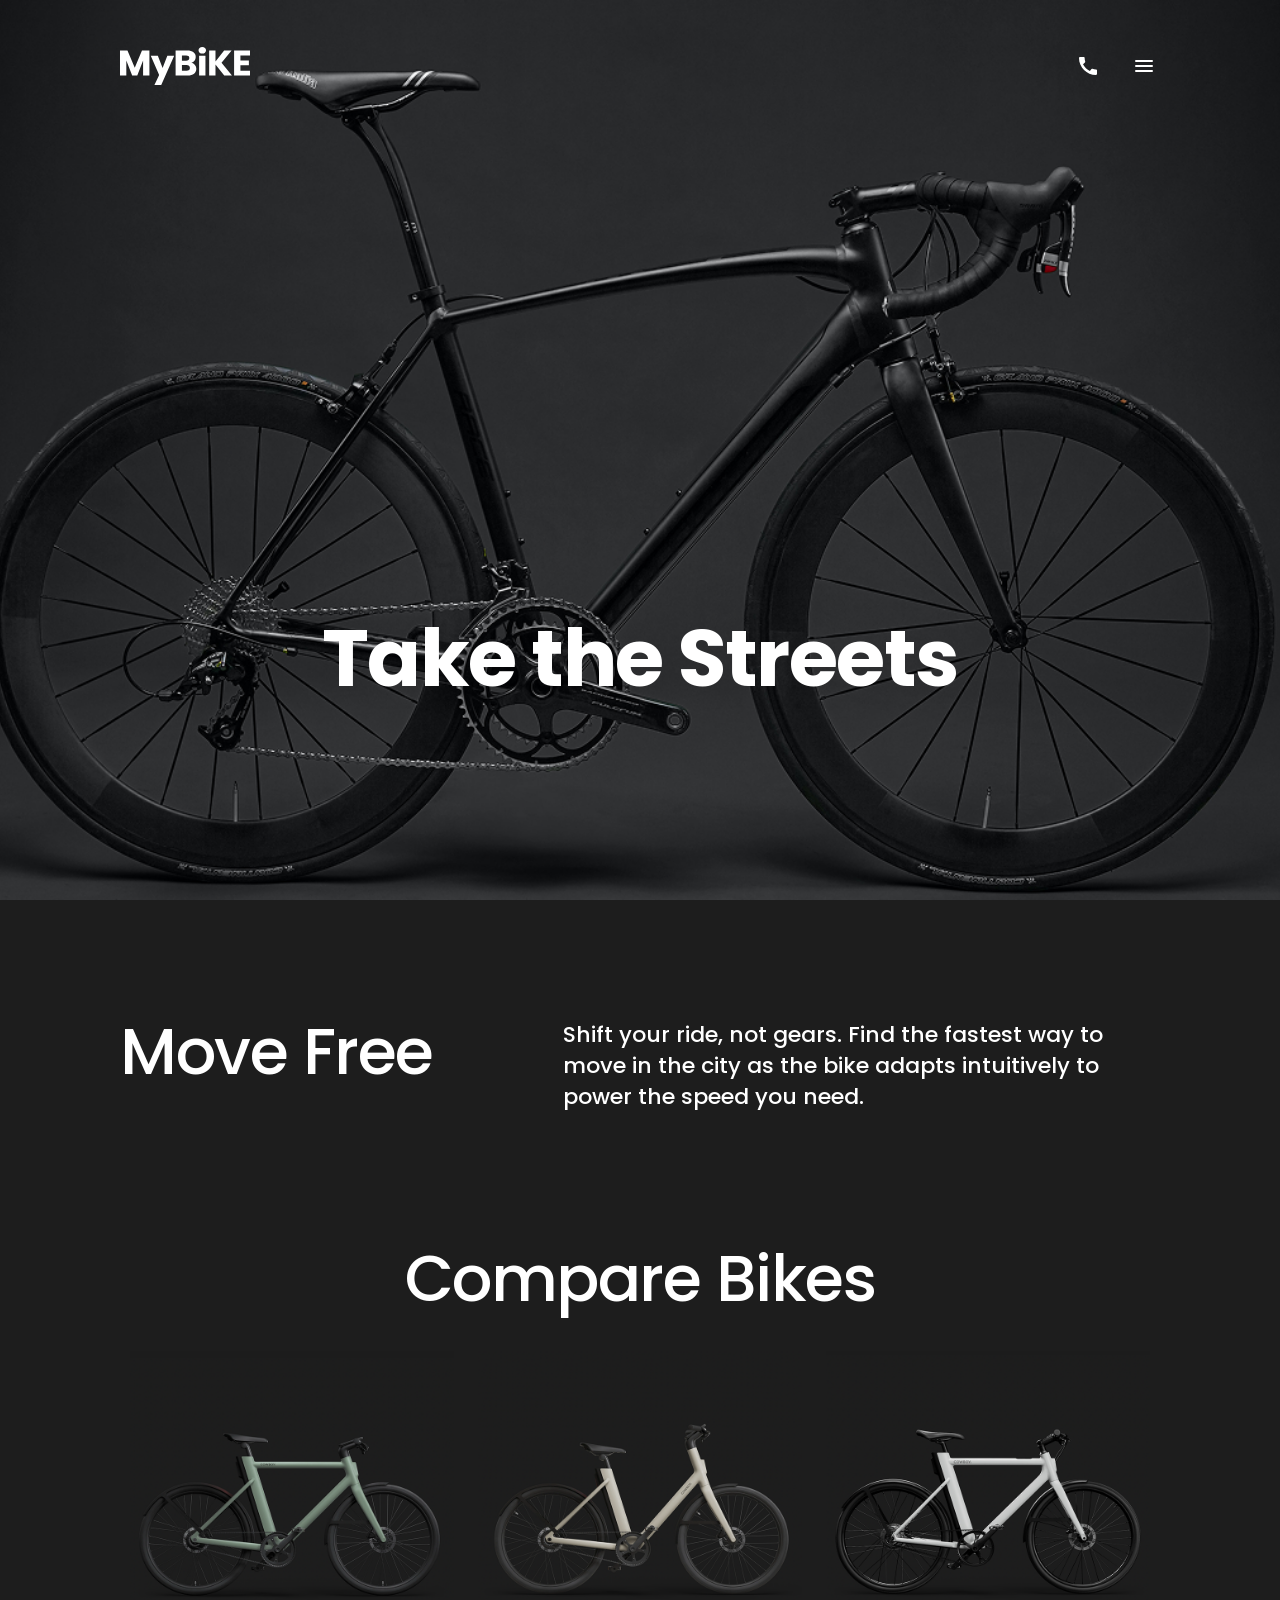
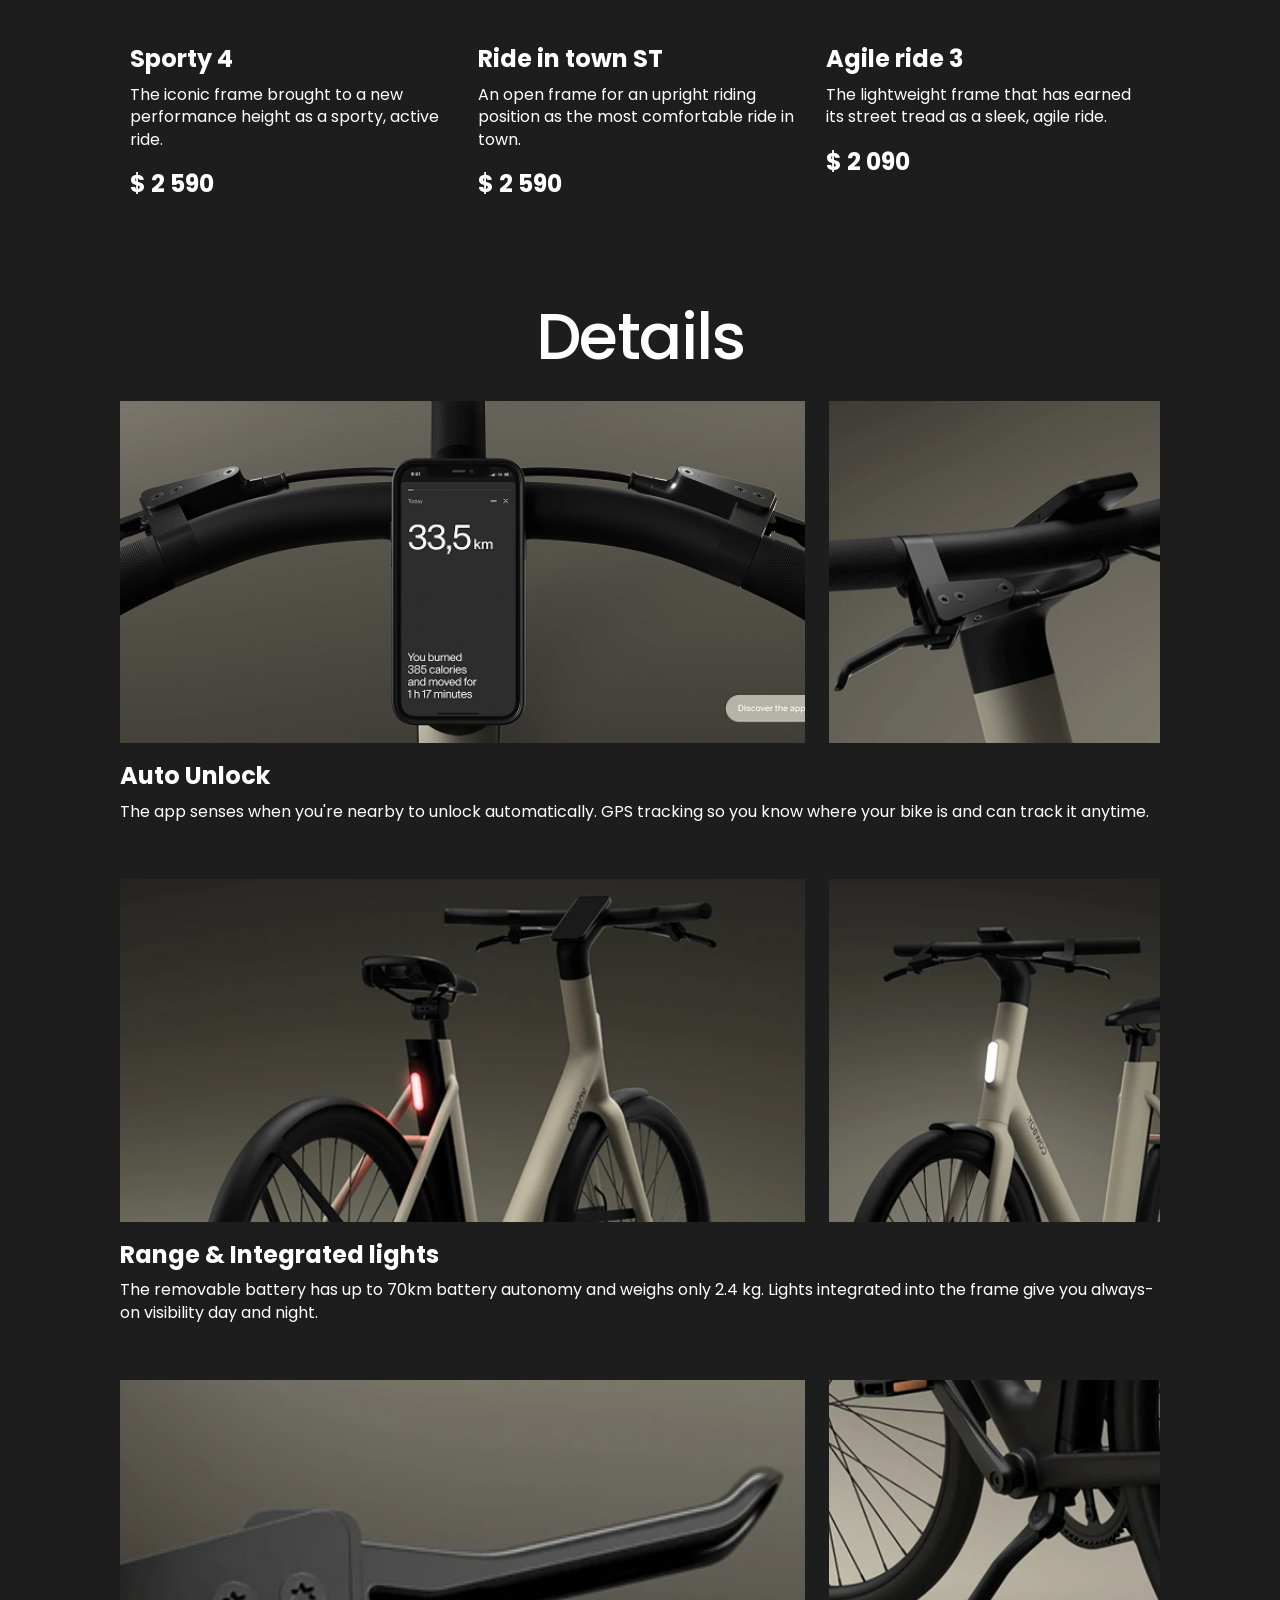
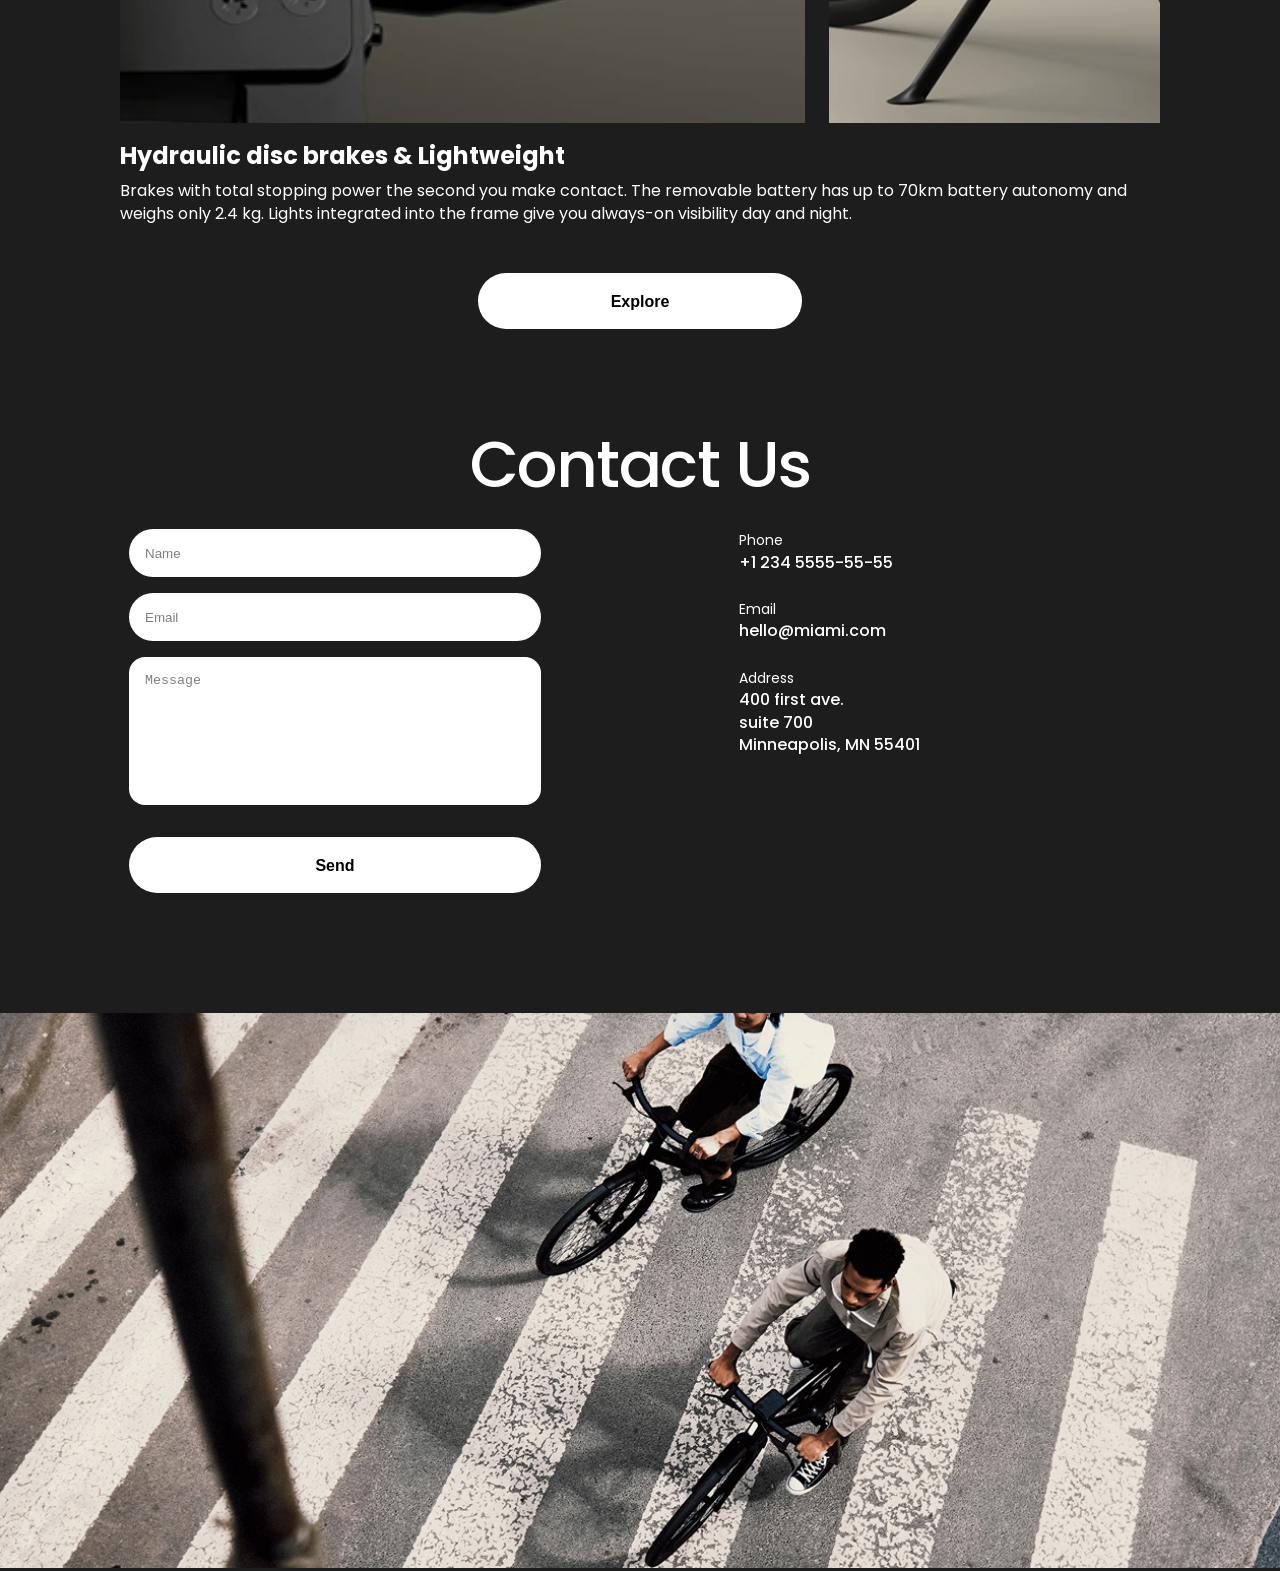
<file: index.html>
<!doctype html><html lang="en" class="page"><head><meta charset="utf-8"><meta name="viewport" content="width=device-width, initial-scale=1.0"><title>MyBike</title><link rel="preconnect" href="https://fonts.googleapis.com"><link rel="preconnect" href="https://fonts.gstatic.com" crossorigin><link href="https://fonts.googleapis.com/css2?family=Poppins:wght@400;500;600;700&display=swap" rel="stylesheet"><link rel="icon" href="favicon.6783d5f9.png" type="image/png"><link rel="stylesheet" href="index.f707a15b.css"><script src="index.cabb280d.js" defer></script></head><body class="page_body"> <header class="header"> <div class="header__content"> <div class="top-bar"> <a href="#" class="logo logo--white"></a> <div class="top-bar__icons"> <a class="top-bar__extra-phone">+1 234 555-55-55</a> <a href="tel:+12345555555" class="icon icon--phone"></a> <a href="#menu" class="icon icon--menu"></a> </div> </div> <div class="header__bottom"></div> </div> <h1 class="header__title">Take the Streets</h1> </header> <aside class="menu page__menu" id="menu"> <div class="top-bar"> <a href="#" class="logo logo--black"></a> <div class="top-bar__icons"> <a href="#" class="icon icon--close"></a> </div> </div> <div class="menu__content"> <nav class="menu__nav nav"> <ul class="nav__list"> <li class="nav__item"> <a class="nav__link" href="#"> Home </a> </li> <li class="nav__item"> <a class="nav__link" href="#about-us"> About Us </a> </li> <li class="nav__item"> <a class="nav__link" href="#compare-bikes"> Compare Bikes </a> </li> <li class="nav__item"> <a class="nav__link" href="#details"> Details </a> </li> <li class="nav__item"> <a class="nav__link" href="#contacts"> Contacts </a> </li> </ul> </nav> <div class="menu__numbers"> <a href="tel:+1 234 5555-55-55" class="menu__phone-number"> +1 234 5555-55-55 </a> <a href="tel:+1 234 5555-55-55" class="menu__book-a-test-ride"> Book a test ride </a> </div> </div> </aside> <main class="main"> <section class="about-us" id="about-us"> <div class="about-us__content"> <h2 class="about-us__title title-section title-section--align--left"> Move Free </h2> <p class="about-us__description"> Shift your ride, not gears. Find the fastest way to move in the city as the bike adapts intuitively to power the speed you need. </p> </div> </section> <section class="compare-bikes" id="compare-bikes"> <h2 class="title-section">Compare Bikes</h2> <div class="bikes"> <article class="bike"> <a href="#" class="bike__image-link"> <img src="bike-1.4031af15.png" alt="Sporty 4" class="bike__photo"> </a> <h3 class="bike__title">Sporty 4</h3> <p class="bike__description"> The iconic frame brought to a new performance height as a sporty, active ride. </p> <p class="bike__price">$ 2 590</p> </article> <article class="bike"> <a href="#" class="bike__image-link"> <img src="bike-2.4ba7b7c3.png" alt="Ride in town ST" class="bike__photo"> </a> <h3 class="bike__title">Ride in town ST</h3> <p class="bike__description"> An open frame for an upright riding position as the most comfortable ride in town. </p> <p class="bike__price">$ 2 590</p> </article> <article class="bike"> <a href="#" class="bike__image-link"> <img src="bike-3.b8485a0e.png" alt="Agile ride 3" class="bike__photo"> </a> <h3 class="bike__title">Agile ride 3</h3> <p class="bike__description"> The lightweight frame that has earned its street tread as a sleek, agile ride. </p> <p class="bike__price">$ 2 090</p> </article> </div> </section> <section class="details" id="details"> <h2 class="title-section">Details</h2> <div class="details__wraper"> <div class="details-catalog"> <article class="card"> <div class="card__images"> <a href="#" class="card__link card__link--wide"> <img src="details-1.eb289f8e.png" alt="Auto Unlock img-1" class="card__img"> </a> <a href="#" class="card__link card__link--square"> <img src="details-2.e96ad58a.png" alt="Auto Unlock img-2" class="card__img"> </a> </div> <h3 class="card__title">Auto Unlock</h3> <p class="card__info"> The app senses when you're nearby to unlock automatically. GPS tracking so you know where your bike is and can track it anytime. </p> </article> <article class="card"> <div class="card__images"> <a href="#" class="card__link card__link--wide"> <img src="details-3.0cfeb340.png" alt="Range & Integrated lights img-1" class="card__img"> </a> <a href="#" class="card__link card__link--square"> <img src="details-4.9a07a972.png" alt="Range & Integrated lights img-2" class="card__img"> </a> </div> <h3 class="card__title">Range & Integrated lights</h3> <p class="card__info"> The removable battery has up to 70km battery autonomy and weighs only 2.4 kg. Lights integrated into the frame give you always-on visibility day and night. </p> </article> <article class="card"> <div class="card__images"> <a href="#" class="card__link card__link--wide"> <img src="details-5.9789b99a.png" alt="Hydraulic disc brakes & Lightweight img-1" class="card__img"> </a> <a href="#" class="card__link card__link--square"> <img src="details-6.9741b37d.png" alt="Hydraulic disc brakes & Lightweight img-2" class="card__img"> </a> </div> <h3 class="card__title">Hydraulic disc brakes & Lightweight</h3> <p class="card__info"> Brakes with total stopping power the second you make contact. The removable battery has up to 70km battery autonomy and weighs only 2.4 kg. Lights integrated into the frame give you always-on visibility day and night. </p> </article> </div> <button class="button details__btn" type="submit"> Explore </button> </div> </section> <section class="contacts" id="contacts"> <h2 class="title-section">Contact Us</h2> <div class="contacts__wrapper"> <form class="form" onsubmit="this.reset(); return false;"> <label class="visually-hidden" for="form__name"> Name </label> <input type="text" class="form__name" id="form__name" name="name" placeholder="Name" minlength="2" maxlength="50" required> <label class="visually-hidden" for="form__email"> Email </label> <input type="email" class="form__email" id="form__email" name="email" placeholder="Email" maxlength="254" required> <label class="visually-hidden" for="form__message"> Message </label> <textarea class="form__message" id="form__message" name="message" placeholder="Message" maxlength="2000" required></textarea> <button class="button form__btn" type="submit"> Send </button> </form> <address class="contacts__details"> <div class="contacts__item"> <span class="contacts__label">Phone</span> <a href="tel:+123455555555" class="contacts__value"> +1 234 5555-55-55 </a> </div> <div class="contacts__item"> <span class="contacts__label">Email</span> <a href="mailto:hello@miami.com" class="contacts__value"> hello@miami.com </a> </div> <div class="contacts__item"> <span class="contacts__label">Address</span> <a href="https://www.google.com/maps/search/?api=1&query=400+first+ave,+suite+700,+Minneapolis,+MN+55401" target="_blank" class="contacts__value"> 400 first ave. <br> suite 700 <br> Minneapolis, MN 55401 </a> </div> </address> </div> </section> </main> <footer class="footer"> <img src="footer.ff6754b1.png" alt="footer" class="footer__background"> </footer> </body></html>
</file>
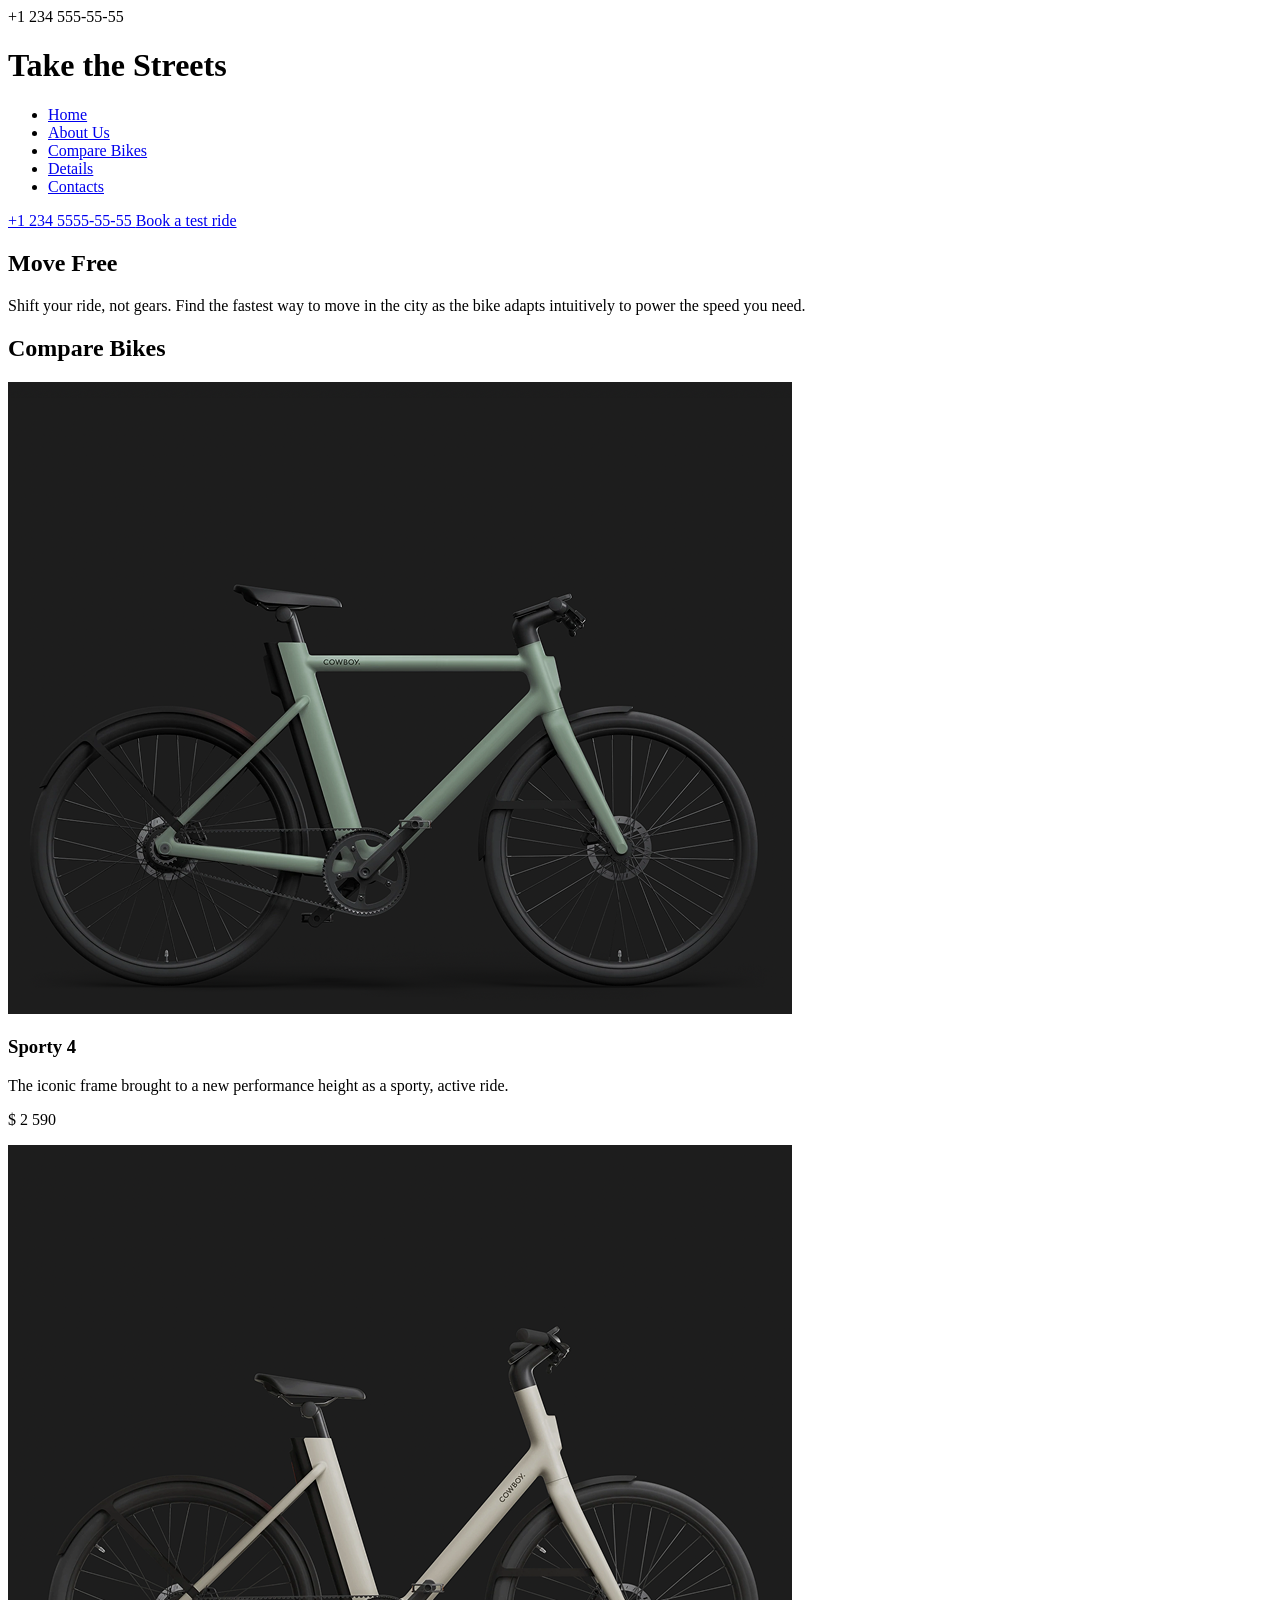
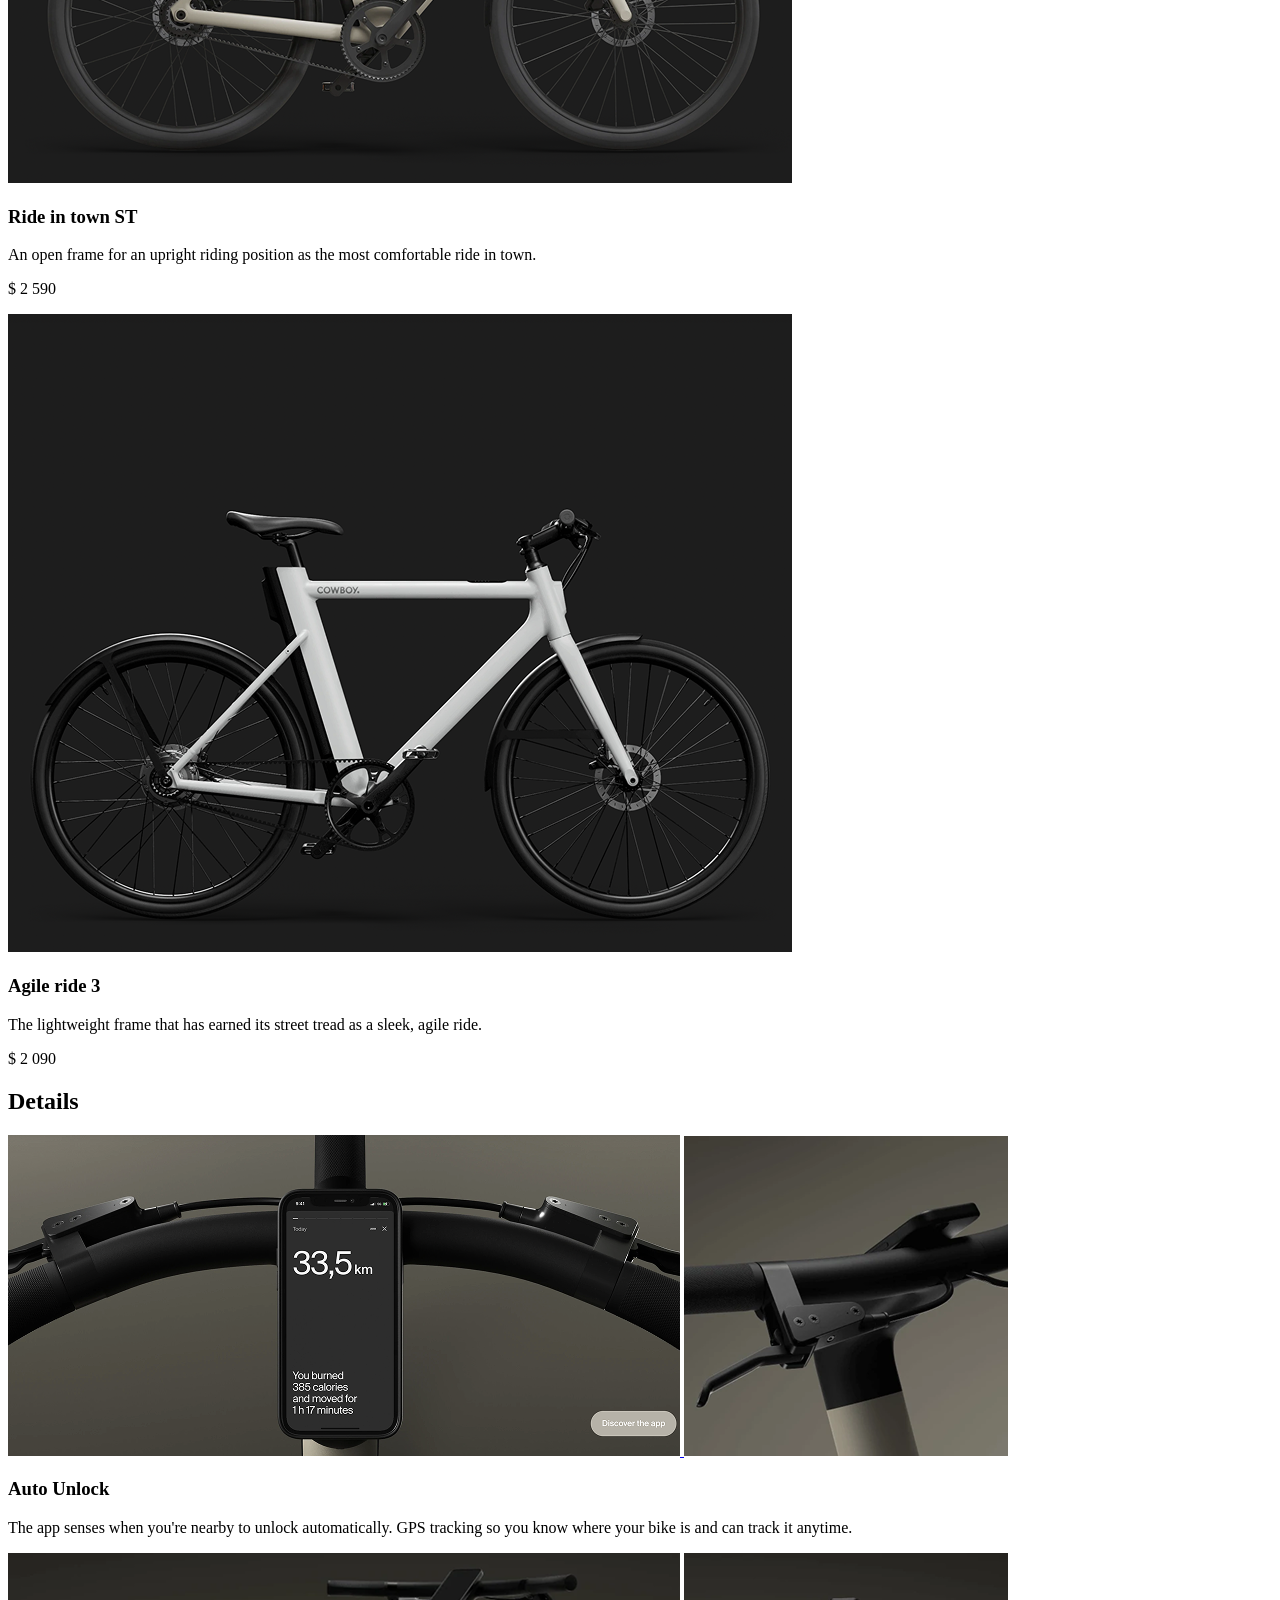
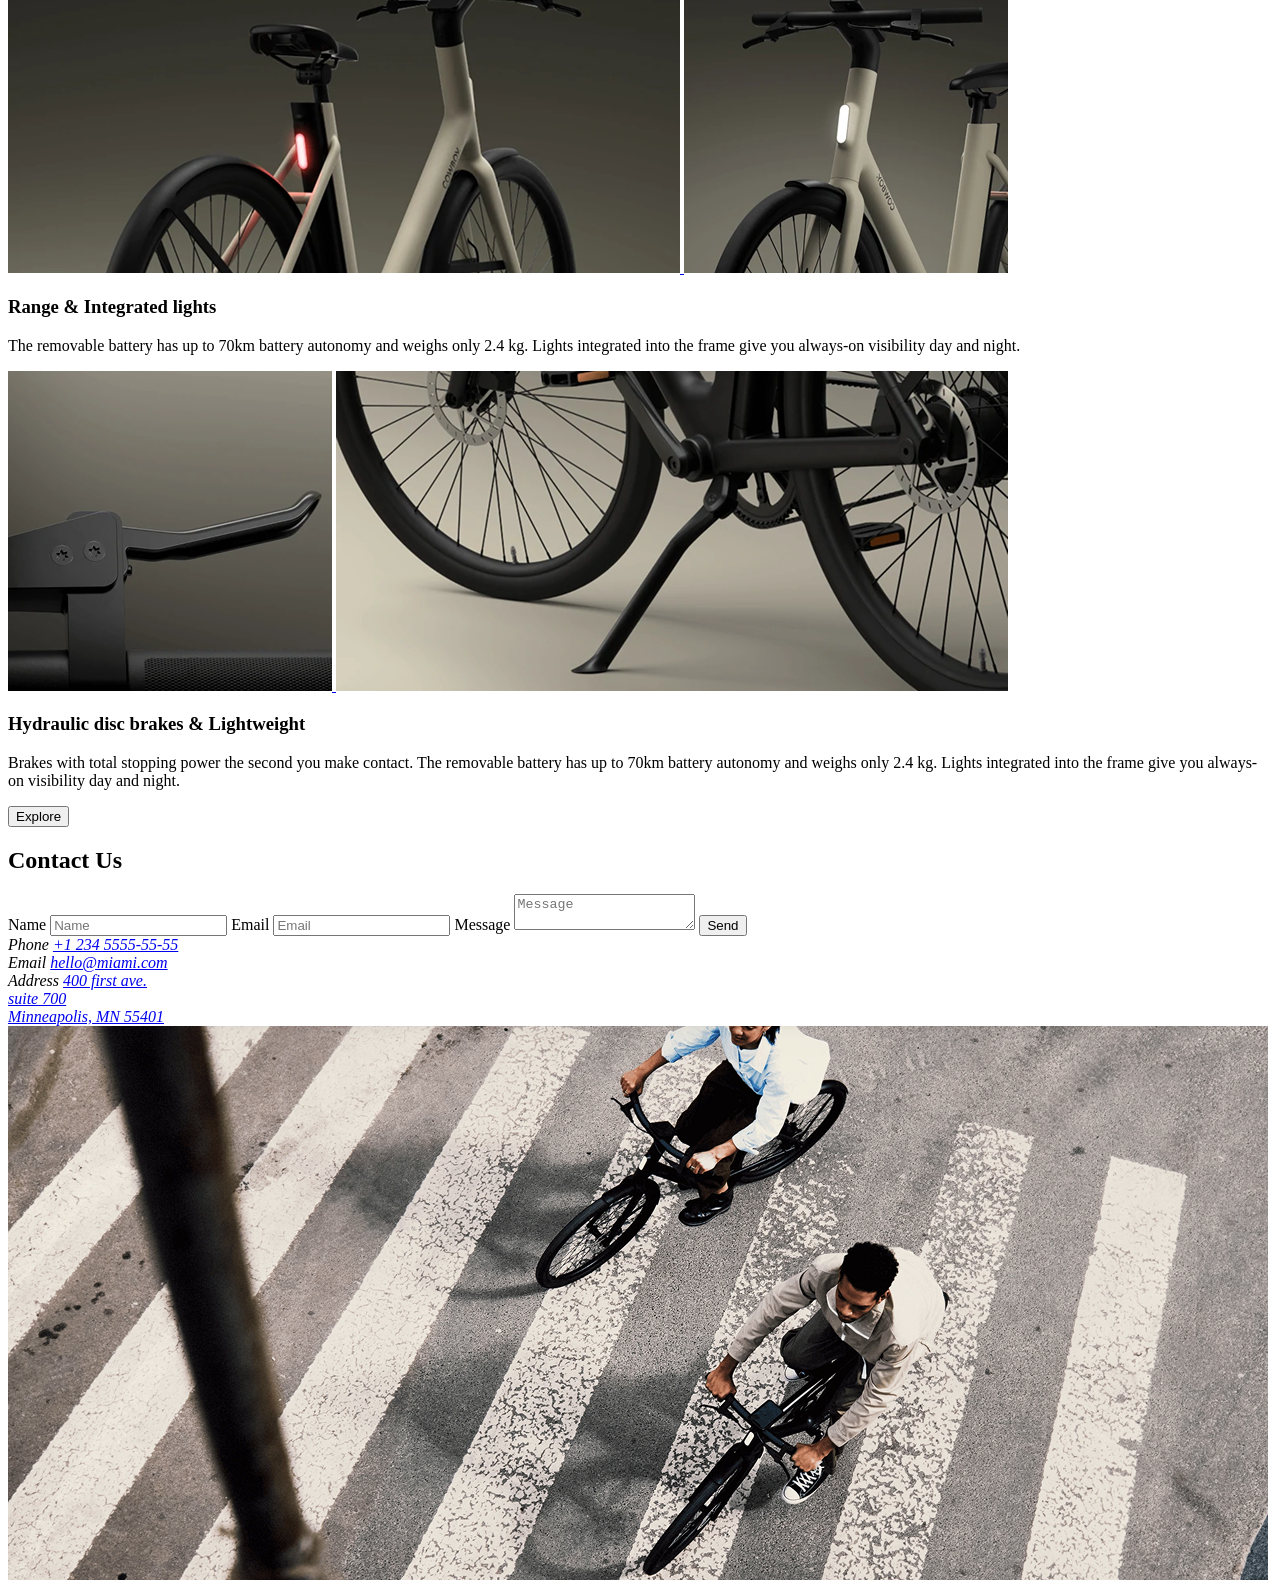
<file: src/index.html>
<!doctype html>
<html
  lang="en"
  class="page"
>
  <head>
    <meta charset="UTF-8" />
    <meta
      name="viewport"
      content="width=device-width, initial-scale=1.0"
    />
    <title>MyBike</title>
    <link
      rel="preconnect"
      href="https://fonts.googleapis.com"
    />
    <link
      rel="preconnect"
      href="https://fonts.gstatic.com"
      crossorigin="anonymous"
    />
    <link
      href="https://fonts.googleapis.com/css2?family=Poppins:wght@400;500;600;700&display=swap"
      rel="stylesheet"
    />
    <link
      rel="icon"
      href="./images/favicon.png"
      type="image/png"
    />
    <link
      rel="stylesheet"
      href="./styles/main.scss"
    />
    <script
      src="./scripts/main.js"
      defer
    ></script>
  </head>
  <body class="page_body">
    <header class="header">
      <div class="header__content">
        <div class="top-bar">
          <a
            href="#"
            class="logo logo--white"
          ></a>
          <div class="top-bar__icons">
            <a class="top-bar__extra-phone">+1 234 555-55-55</a>
            <a
              href="tel:+12345555555"
              class="icon icon--phone"
            ></a>
            <a
              href="#menu"
              class="icon icon--menu"
            ></a>
          </div>
        </div>
        <div class="header__bottom"></div>
      </div>

      <h1 class="header__title">Take the Streets</h1>
    </header>

    <aside
      class="page__menu menu"
      id="menu"
    >
      <div class="top-bar">
        <a
          href="#"
          class="logo logo--black"
        ></a>
        <div class="top-bar__icons">
          <a
            href="#"
            class="icon icon--close"
          ></a>
        </div>
      </div>

      <div class="menu__content">
        <nav class="nav menu__nav">
          <ul class="nav__list">
            <li class="nav__item">
              <a
                class="nav__link"
                href="#"
              >
                Home
              </a>
            </li>
            <li class="nav__item">
              <a
                class="nav__link"
                href="#about-us"
              >
                About Us
              </a>
            </li>
            <li class="nav__item">
              <a
                class="nav__link"
                href="#compare-bikes"
              >
                Compare Bikes
              </a>
            </li>
            <li class="nav__item">
              <a
                class="nav__link"
                href="#details"
              >
                Details
              </a>
            </li>
            <li class="nav__item">
              <a
                class="nav__link"
                href="#contacts"
              >
                Contacts
              </a>
            </li>
          </ul>
        </nav>
        <div class="menu__numbers">
          <a
            href="tel:+1 234 5555-55-55"
            class="menu__phone-number"
          >
            +1 234 5555-55-55
          </a>
          <a
            href="tel:+1 234 5555-55-55"
            class="menu__book-a-test-ride"
          >
            Book a test ride
          </a>
        </div>
      </div>
    </aside>

    <main class="main">
      <section
        class="about-us"
        id="about-us"
      >
        <div class="about-us__content">
          <h2 class="title-section title-section--align--left about-us__title">
            Move Free
          </h2>
          <p class="about-us__description">
            Shift your ride, not gears. Find the fastest way to move in the city
            as the bike adapts intuitively to power the speed you need.
          </p>
        </div>
      </section>

      <section
        class="compare-bikes"
        id="compare-bikes"
      >
        <h2 class="title-section">Compare Bikes</h2>
        <div class="bikes">
          <article class="bike">
            <a
              href="#"
              class="bike__image-link"
            >
              <img
                src="./images/bike-1.png"
                alt="Sporty 4"
                class="bike__photo"
              />
            </a>
            <h3 class="bike__title">Sporty 4</h3>
            <p class="bike__description">
              The iconic frame brought to a new performance height as a sporty,
              active ride.
            </p>
            <p class="bike__price">$ 2 590</p>
          </article>

          <article class="bike">
            <a
              href="#"
              class="bike__image-link"
            >
              <img
                src="./images/bike-2.png"
                alt="Ride in town ST"
                class="bike__photo"
              />
            </a>
            <h3 class="bike__title">Ride in town ST</h3>
            <p class="bike__description">
              An open frame for an upright riding position as the most
              comfortable ride in town.
            </p>
            <p class="bike__price">$ 2 590</p>
          </article>

          <article class="bike">
            <a
              href="#"
              class="bike__image-link"
            >
              <img
                src="./images/bike-3.png"
                alt="Agile ride 3"
                class="bike__photo"
              />
            </a>
            <h3 class="bike__title">Agile ride 3</h3>
            <p class="bike__description">
              The lightweight frame that has earned its street tread as a sleek,
              agile ride.
            </p>
            <p class="bike__price">$ 2 090</p>
          </article>
        </div>
      </section>

      <section
        class="details"
        id="details"
      >
        <h2 class="title-section">Details</h2>
        <div class="details__wraper">
          <div class="details-catalog">
            <article class="card">
              <div class="card__images">
                <a
                  href="#"
                  class="card__link card__link--wide"
                >
                  <img
                    src="./images/details-1.png"
                    alt="Auto Unlock img-1"
                    class="card__img"
                  />
                </a>

                <a
                  href="#"
                  class="card__link card__link--square"
                >
                  <img
                    src="./images/details-2.png"
                    alt="Auto Unlock img-2"
                    class="card__img"
                  />
                </a>
              </div>
              <h3 class="card__title">Auto Unlock</h3>
              <p class="card__info">
                The app senses when you're nearby to unlock automatically. GPS
                tracking so you know where your bike is and can track it
                anytime.
              </p>
            </article>

            <article class="card">
              <div class="card__images">
                <a
                  href="#"
                  class="card__link card__link--wide"
                >
                  <img
                    src="./images/details-3.png"
                    alt="Range & Integrated lights img-1"
                    class="card__img"
                  />
                </a>

                <a
                  href="#"
                  class="card__link card__link--square"
                >
                  <img
                    src="./images/details-4.png"
                    alt="Range & Integrated lights img-2"
                    class="card__img"
                  />
                </a>
              </div>
              <h3 class="card__title">Range & Integrated lights</h3>
              <p class="card__info">
                The removable battery has up to 70km battery autonomy and weighs
                only 2.4 kg. Lights integrated into the frame give you always-on
                visibility day and night.
              </p>
            </article>

            <article class="card">
              <div class="card__images">
                <a
                  href="#"
                  class="card__link card__link--wide"
                >
                  <img
                    src="./images/details-5.png"
                    alt="Hydraulic disc brakes & Lightweight img-1"
                    class="card__img"
                  />
                </a>

                <a
                  href="#"
                  class="card__link card__link--square"
                >
                  <img
                    src="./images/details-6.png"
                    alt="Hydraulic disc brakes & Lightweight img-2"
                    class="card__img"
                  />
                </a>
              </div>
              <h3 class="card__title">Hydraulic disc brakes & Lightweight</h3>
              <p class="card__info">
                Brakes with total stopping power the second you make contact.
                The removable battery has up to 70km battery autonomy and weighs
                only 2.4 kg. Lights integrated into the frame give you always-on
                visibility day and night.
              </p>
            </article>
          </div>
          <button
            class="button details__btn"
            type="submit"
          >
            Explore
          </button>
        </div>
      </section>

      <section
        class="contacts"
        id="contacts"
      >
        <h2 class="title-section">Contact Us</h2>
        <div class="contacts__wrapper">
          <form
            class="form"
            onsubmit="this.reset(); return false;"
          >
            <label
              class="visually-hidden"
              for="form__name"
            >
              Name
            </label>
            <input
              type="text"
              class="form__name"
              id="form__name"
              name="name"
              placeholder="Name"
              minlength="2"
              maxlength="50"
              required
            />
            <label
              class="visually-hidden"
              for="form__email"
            >
              Email
            </label>
            <input
              type="email"
              class="form__email"
              id="form__email"
              name="email"
              placeholder="Email"
              maxlength="254"
              required
            />
            <label
              class="visually-hidden"
              for="form__message"
            >
              Message
            </label>
            <textarea
              class="form__message"
              id="form__message"
              name="message"
              placeholder="Message"
              maxlength="2000"
              required
            ></textarea>
            <button
              class="button form__btn"
              type="submit"
            >
              Send
            </button>
          </form>
          <address class="contacts__details">
            <div class="contacts__item">
              <span class="contacts__label">Phone</span>
              <a
                href="tel:+123455555555"
                class="contacts__value"
              >
                +1 234 5555-55-55
              </a>
            </div>

            <div class="contacts__item">
              <span class="contacts__label">Email</span>
              <a
                href="mailto:hello@miami.com"
                class="contacts__value"
              >
                hello@miami.com
              </a>
            </div>

            <div class="contacts__item">
              <span class="contacts__label">Address</span>
              <a
                href="https://www.google.com/maps/search/?api=1&query=400+first+ave,+suite+700,+Minneapolis,+MN+55401"
                target="_blank"
                class="contacts__value"
              >
                400 first ave.
                <br />
                suite 700
                <br />
                Minneapolis, MN 55401
              </a>
            </div>
          </address>
        </div>
      </section>
    </main>

    <footer class="footer">
      <img
        src="./images/footer.png"
        alt="footer"
        class="footer__background"
      />
    </footer>
  </body>
</html>
</file>
<file: index.f707a15b.css>
.visually-hidden{clip:rect(0,0,0,0);white-space:nowrap;border:0;width:1px;height:1px;margin:-1px;padding:0;position:absolute;overflow:hidden}html,body,div,span,applet,object,iframe,h1,h2,h3,h4,h5,h6,p,blockquote,pre,a,abbr,acronym,address,big,cite,code,del,dfn,em,img,ins,kbd,q,s,samp,small,strike,strong,sub,sup,tt,var,b,u,i,center,dl,dt,dd,ol,ul,li,fieldset,form,label,legend,table,caption,tbody,tfoot,thead,tr,th,td,article,aside,canvas,details,embed,figure,figcaption,footer,header,hgroup,menu,nav,output,ruby,section,summary,time,mark,audio,video{vertical-align:baseline;border:0;margin:0;padding:0;font-family:inherit;font-size:100%}address{font-style:normal}a{color:inherit;text-decoration:none}input,textarea{resize:none;border:none;outline:none}button{cursor:pointer}article,aside,details,figcaption,figure,footer,header,hgroup,menu,nav,section{display:block}body{line-height:1}ol,ul{list-style:none}blockquote,q{quotes:none}blockquote:before,blockquote:after,q:before,q:after{content:"";content:none}table{border-collapse:collapse;border-spacing:0}body{box-sizing:border-box;color:#fff;font-family:Poppins,sans-serif}.logo{cursor:pointer;background:url(mybike-white.96647d85.svg) 50%/contain no-repeat;width:130px;height:38px;transition:transform .5s ease-in-out;display:block}.logo:hover{transform:scale(1.2)}@media (min-width:744px){.logo{height:max(38px,min(12.0465px + 3.48837vw,56px))}}.logo--black{background:url(mybike-black.8e3c2def.svg) 50%/contain no-repeat}.logo--white{background:url(mybike-white.96647d85.svg) 50%/contain no-repeat}.icon{cursor:pointer;background-position:50%;background-repeat:no-repeat;width:24px;height:24px;transition:transform .3s ease-in-out;display:block}.icon:hover{transform:scale(1.2)}@media (min-width:744px){.icon{width:max(24px,min(12.4651px + 1.55039vw,32px));height:max(24px,min(12.4651px + 1.55039vw,32px))}}.icon--phone{background-image:url(icon-phone-call.26299131.svg)}.icon--menu{background-image:url(icon-burger-menu.9d5d39a9.svg)}.icon--menu:hover{background-image:url(icon-menu-hover.6d84898d.png)}.icon--close{background-image:url(icon-close.a33213b2.svg)}.header{box-sizing:border-box;isolation:isolate;-ms-flex-direction:column;flex-direction:column;-ms-flex-pack:justify;justify-content:space-between;height:100vh;display:-ms-flexbox;display:flex;position:relative}.header:before{content:"";z-index:-1;opacity:1;background-image:url(mob-bike.ee73604b.png);background-position:100%;background-repeat:no-repeat;background-size:cover;transition:opacity .35s ease-in-out;position:absolute;top:0;bottom:0;left:0;right:0}.header:after{content:"";z-index:-1;opacity:0;background-image:url(tablet-bike.d61e0993.png);background-position:50%;background-repeat:no-repeat;background-size:cover;transition:opacity .35s ease-in-out;position:absolute;top:0;bottom:0;left:0;right:0}.header__title{letter-spacing:-1.5px;text-align:center;vertical-align:middle;padding-bottom:max(88px,min(56.3019px + 9.90566vw,130px));font-family:Poppins,sans-serif;font-size:max(36px,min(14.8679px + 6.60377vw,64px));font-style:normal;font-weight:700;line-height:1}@media (min-width:744px){.header__title{padding-bottom:max(130px,min(26.186px + 13.9535vw,202px));font-size:max(64px,min(40.9302px + 3.10078vw,80px))}.header:before{opacity:0}.header:after{opacity:1}}@media (min-width:1260px){.header:before{opacity:1;background-image:url(pc-bike.0c9e312b.png);background-position:50%}.header:after{opacity:0}}.nav__list{-ms-flex-direction:column;flex-direction:column;gap:32px;display:-ms-flexbox;display:flex}.nav__link{color:inherit;letter-spacing:2px;vertical-align:middle;text-transform:uppercase;font-size:22px;font-weight:600;line-height:22px;transition:opacity .3s ease-in-out;position:relative}.nav__link:after{content:"";transform-origin:0;background-color:#1d1d1d;width:100%;height:1px;transition:transform .3s;display:block;position:absolute;bottom:-8px;transform:scale(0)}.nav__link:hover:after{transform:scale(1)}.nav__link:focus-visible:after{transform:scale(1)}.nav__link:hover{opacity:.7}.top-bar{-ms-flex-pack:justify;justify-content:space-between;-ms-flex-align:center;align-items:center;padding:24px;display:-ms-flexbox;display:flex}@media (min-width:744px){.top-bar{margin-left:auto;margin-right:auto;padding-left:72px;padding-right:72px}}@media (min-width:1260px){.top-bar{max-width:1260px;margin-left:auto;margin-right:auto;padding-left:120px;padding-right:120px}}@media (min-width:744px){.top-bar{padding-top:max(24px,min(3.81395px + 2.71318vw,38px));padding-bottom:max(24px,min(3.81395px + 2.71318vw,38px))}}.top-bar__icons{-ms-flex-align:center;align-items:center;gap:24px;display:-ms-flexbox;display:flex;position:relative}.top-bar__extra-phone{letter-spacing:2px;text-align:right;vertical-align:middle;text-transform:uppercase;font-size:12px;font-weight:700;line-height:16px;transition:opacity .3s ease-in-out;display:none}.top-bar__extra-phone:hover{opacity:.6}.top-bar__icons:has(.icon--phone:hover) .top-bar__extra-phone{display:block}.menu{box-sizing:border-box;background-color:#c2c2c2;height:100vh}.menu__content{color:#1d1d1d;padding-left:20px;padding-right:20px;position:relative}@media (min-width:744px){.menu__content{padding-left:72px;padding-right:72px}}@media (min-width:1260px){.menu__content{padding-left:120px;padding-right:120px}}.menu__numbers{text-transform:uppercase;font-weight:600}.menu__phone-number{color:inherit;padding-bottom:16px;font-size:16px;line-height:27px;transition:opacity .3s ease-in-out,letter-spacing .3s ease-in-out;display:block}.menu__phone-number:hover{opacity:.6;letter-spacing:1px}.menu__phone-number:focus-visible{opacity:.6;letter-spacing:1px}.menu__book-a-test-ride{color:inherit;letter-spacing:2px;border-bottom:1px solid #1d1d1d;width:fit-content;font-size:12px;line-height:16px;transition:letter-spacing .3s ease-in-out,border-color .3s ease-in-out,opacity .3s ease-in-out;display:block}.menu__book-a-test-ride:hover{letter-spacing:3px;opacity:.6}.menu__book-a-test-ride:focus-visible{letter-spacing:3px;opacity:.6}.menu__nav{padding-top:max(8px,min(36.0755px - 3.77358vw,24px));padding-bottom:40px}@media (min-width:744px){.menu__nav{padding-top:max(8px,min(3.10078vw - 15.0698px,24px))}}.page{scroll-behavior:smooth;background-color:#1d1d1d;min-width:320px}.page__menu{opacity:0;pointer-events:none;transition:all .3s ease-in-out;position:fixed;top:0;left:0;right:0;transform:translate(-100%)}.page__menu:target{opacity:1;pointer-events:all;transform:translate(0)}.title-section{letter-spacing:-1.5px;text-align:center;text-transform:capitalize;font-size:max(32px,min(19.9245px + 3.77358vw,48px));font-weight:500;line-height:32px}@media (min-width:744px){.title-section{font-size:max(48px,min(24.9302px + 3.10078vw,64px))}}.title-section--align--left{text-align:left}.button{text-align:center;background-color:#fff;border:0;border-radius:40px;width:fit-content;min-width:278px;height:56px;font-size:16px;font-weight:700;line-height:27px;transition:all .5s ease-in-out;display:block}.button:hover{box-shadow:0 6px 12px rgba(255,255,255,.4)}.button:active{box-shadow:0 6px 12px rgba(255,255,255,.8)}.bike__photo{width:280px;height:228px;padding-bottom:32px;transition:transform .3s ease-in-out}@media (min-width:744px){.bike__photo{width:392px;height:316px}}@media (min-width:1260px){.bike__photo{width:324px;height:256px}}.bike__image-link{display:block;overflow:hidden}.bike__image-link:hover .bike__photo{transform:scale(1.05)}.bike__title{padding-bottom:8px;font-size:24px;font-weight:700;line-height:140%}.bike__description{padding-bottom:16px;font-size:16px;font-weight:400;line-height:140%;display:block}.bike__price{font-size:24px;font-weight:700;line-height:140%}.bikes{--columns:1;grid-template-columns:repeat(var(--columns),280px);-ms-flex-pack:center;justify-content:center;row-gap:max(40px,min(33.9623px + 1.88679vw,48px));margin-top:48px;display:grid}@media (min-width:744px){.bikes{--columns:1;grid-template-columns:repeat(var(--columns),392px);-ms-flex-pack:center;justify-content:center;margin-top:max(48px,min(36.4651px + 1.55039vw,56px))}}@media (min-width:1260px){.bikes{--columns:3;grid-template-columns:repeat(var(--columns),324px);column-gap:24px}}.about-us__content{gap:32px;font-weight:500;display:grid}@media (min-width:744px){.about-us__content{--columns:1;--gutter:0px;grid-template-columns:repeat(var(--columns),1fr);column-gap:var(--gutter);-ms-flex-align:start;align-items:flex-start;display:grid}}@media (min-width:744px) and (min-width:744px){.about-us__content{--columns:6;--gutter:24px}}@media (min-width:744px) and (min-width:1260px){.about-us__content{--columns:12}}@media (min-width:1260px){.about-us__content{-ms-flex-align:start;align-items:flex-start}}.about-us__title{letter-spacing:-1.5px;line-height:100%;display:block}@media (min-width:744px){.about-us__title{grid-column:1/4}}@media (min-width:1260px){.about-us__title{grid-column:1/6}}.about-us__description{text-wrap:pretty;min-width:280px;min-height:5.6em;font-size:22px;line-height:140%;display:block}@media (min-width:744px){.about-us__description{grid-column:4/-1}}@media (min-width:1260px){.about-us__description{grid-column:6/-1}}.card{margin-top:max(48px,min(35.9245px + 3.77358vw,64px))}@media (min-width:744px){.card{margin-top:max(48px,min(87.0698px - 3.10078vw,64px))}}.card__img{object-fit:cover;width:100%;height:100%;transition:transform .4s ease-in-out;display:block}.card__images{--columns:2;--gutter:20px;grid-template-columns:repeat(var(--columns),1fr);column-gap:var(--gutter);padding-bottom:16px;display:grid}@media (min-width:744px){.card__images{--columns:1;--gutter:0px;grid-template-columns:repeat(var(--columns),1fr);column-gap:var(--gutter);display:grid}}@media (min-width:744px) and (min-width:744px){.card__images{--columns:6;--gutter:24px}}@media (min-width:744px) and (min-width:1260px){.card__images{--columns:12}}@media (min-width:1260px){.card__images{--columns:1;--gutter:0px;grid-template-columns:repeat(var(--columns),1fr);column-gap:var(--gutter);display:grid}}@media (min-width:1260px) and (min-width:744px){.card__images{--columns:6;--gutter:24px}}@media (min-width:1260px) and (min-width:1260px){.card__images{--columns:12}}.card__title{padding-bottom:8px;font-size:24px;font-weight:700;line-height:140%}.card__info{font-size:16px;font-weight:400;line-height:140%}@media (min-width:744px){.card__info{padding-bottom:8px}}@media (min-width:1260px){.card__info{padding-bottom:8px}}.card__link{display:block;overflow:hidden}.card__link:hover .card__img{transform:scale(1.08)}.card__link:focus-visible .card__img{transform:scale(1.08)}@media (min-width:744px){.card__link--wide{aspect-ratio:2;grid-column:span 4}}@media (min-width:1260px){.card__link--wide{aspect-ratio:2;grid-column:span 8}}@media (min-width:744px){.card__link--square{grid-column:span 2}}@media (min-width:1260px){.card__link--square{grid-column:span 4}}.details__wraper{row-gap:40px;display:grid}.details__btn{justify-self:center}@media (min-width:744px){.details__btn{width:max(324px,min(490.047px - 13.1783vw,392px))}}.form{row-gap:16px;width:max(278px,min(270.453px + 2.35849vw,288px));font-size:14px;font-weight:400;line-height:20px;display:grid}.form__name,.form__email{box-sizing:border-box;background-color:#fff;border-radius:40px;height:48px;padding:0 16px}.form__name::placeholder{color:#7e7e83}.form__name::placeholder{color:#7e7e83}.form__email::placeholder{color:#7e7e83}.form__email::placeholder{color:#7e7e83}.form__message{box-sizing:border-box;background-color:#fff;border-radius:16px;height:148px;margin-bottom:16px;padding:16px}.form__message::placeholder{color:#7e7e83}.form__message::placeholder{color:#7e7e83}.form__btn{width:max(280px,min(273.962px + 1.88679vw,288px))}@media (min-width:744px){.form__btn,.form{width:max(288px,min(109.209px + 24.031vw,412px))}}.contacts__wrapper{grid-template-columns:max-content;-ms-flex-pack:center;justify-content:center;gap:24px;margin-top:48px;display:grid}@media (min-width:744px){.contacts__wrapper{grid-template-columns:max-content max-content}}@media (min-width:1260px){.contacts__wrapper{grid-template-columns:max-content max-content;column-gap:198px}}.contacts__details{-ms-flex-line-pack:start;align-content:start;row-gap:24px;width:max(278px,min(270.453px + 2.35849vw,288px));line-height:140%;display:grid}@media (min-width:744px){.contacts__details{width:max(288px,min(109.209px + 24.031vw,412px))}}.contacts__label{font-size:14px;font-weight:400;display:block}.contacts__value{width:fit-content;font-size:16px;font-weight:500;transition:opacity .3s ease-in-out,transform .3s ease-in-out;display:block}.contacts__value:hover{opacity:.6;transform:translate(4px)}.contacts__value:focus-visible{opacity:.6;transform:translate(4px)}.footer__background{object-fit:cover;background-position:50%;background-repeat:no-repeat;background-size:cover;width:100%;height:200px}@media (min-width:744px){.footer__background{height:480px}}@media (min-width:1260px){.footer__background{height:555px}}.main{row-gap:max(72px,min(114.113px - 5.66038vw,96px));padding:max(72px,min(114.113px - 5.66038vw,96px)) 24px;display:grid}@media (min-width:744px){.main{margin-left:auto;margin-right:auto;padding-left:72px;padding-right:72px}}@media (min-width:1260px){.main{max-width:1260px;margin-left:auto;margin-right:auto;padding-left:120px;padding-right:120px}}@media (min-width:744px){.main{row-gap:max(72px,min(2.7907px + 9.30233vw,120px));padding-top:max(72px,min(2.7907px + 9.30233vw,120px));padding-bottom:max(72px,min(2.7907px + 9.30233vw,120px))}}
/*# sourceMappingURL=index.f707a15b.css.map */
</file>
